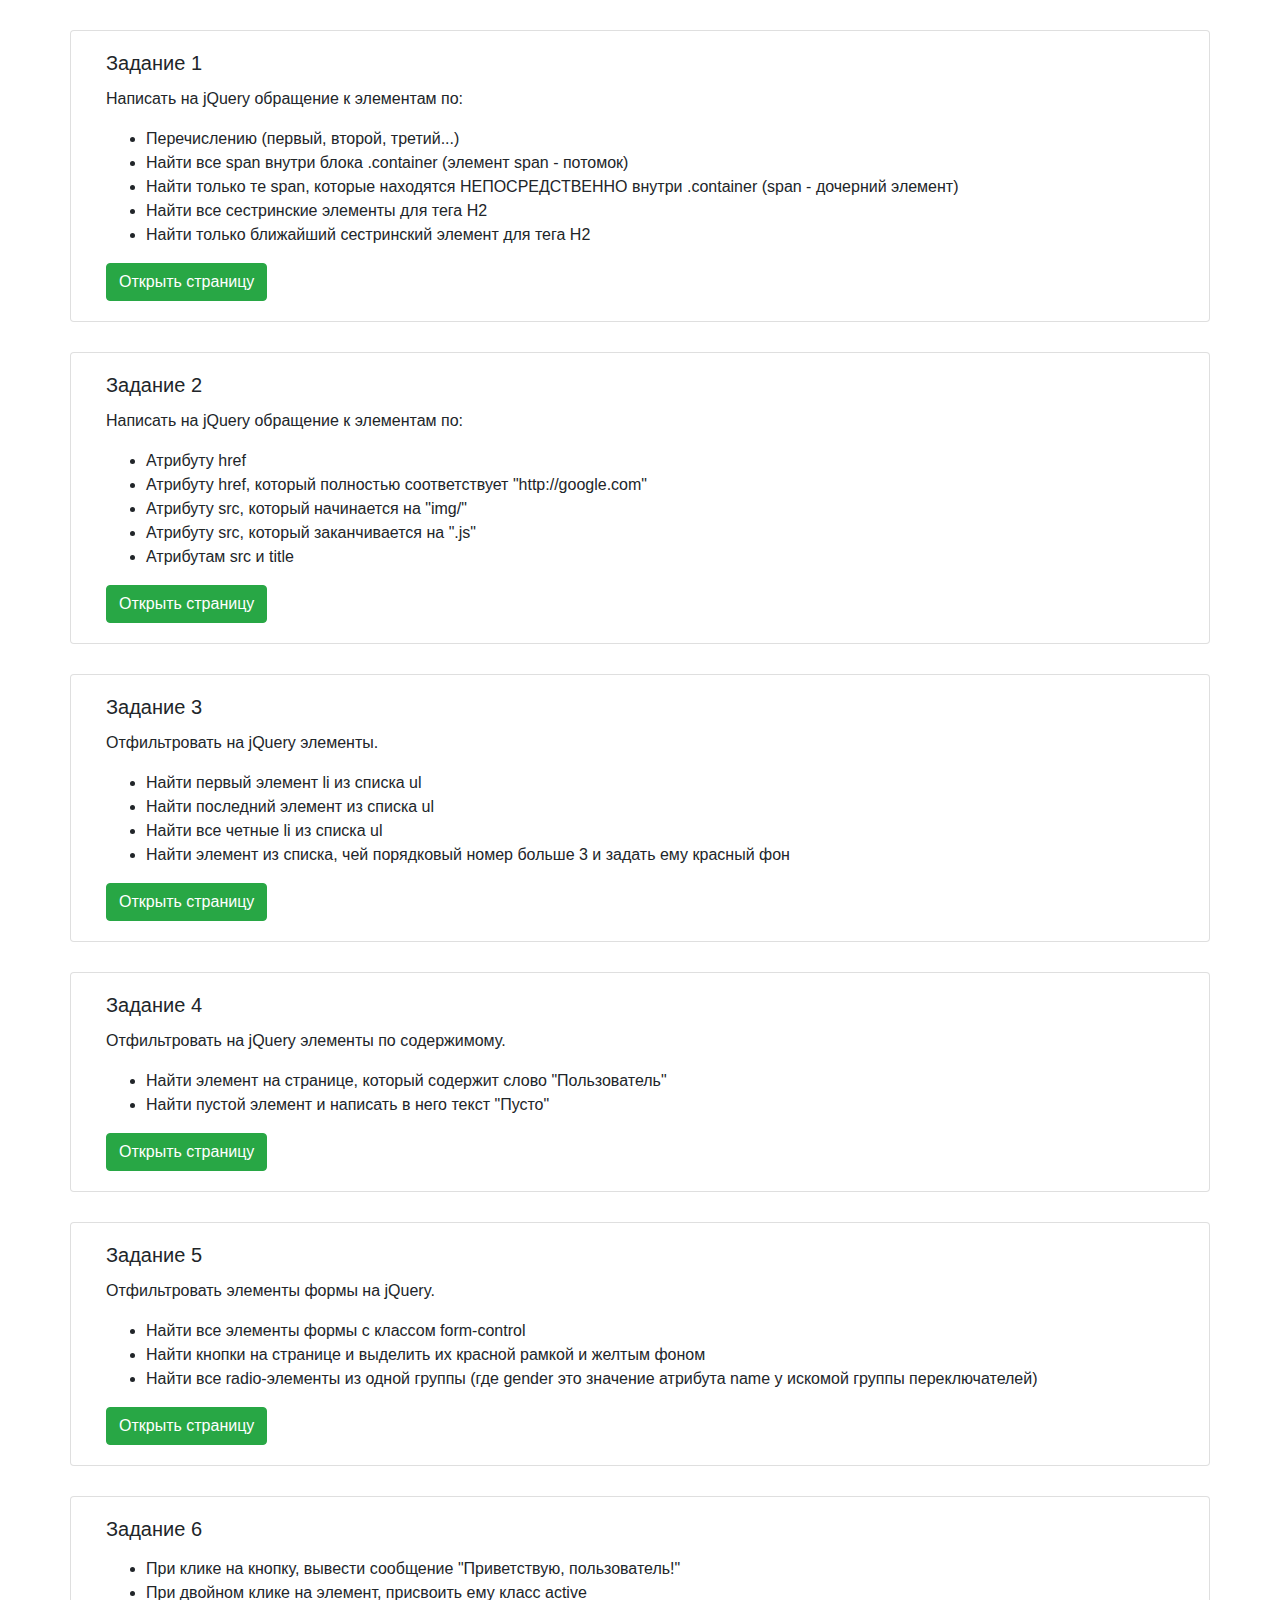
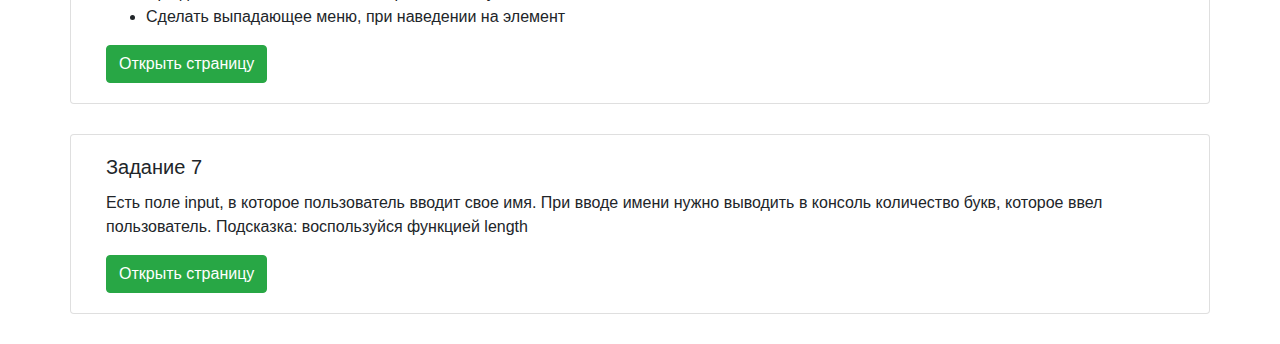
<file: index.html>
<!DOCTYPE html>
<html lang="ru">
<head>
    <meta charset="UTF-8">
    <meta name="viewport" content="width=device-width, initial-scale=1.0">
    <meta http-equiv="X-UA-Compatible" content="ie=edge">

    <link rel="stylesheet" href="css/bootstrap.css">
    <link rel="stylesheet" href="css/style.css">

    <title>Введение в jQuery</title>
</head>
<body>
    
    <div class="container">
        <div class="row">

            <!-- Task 1 -->
            <div class="col-12 card">
                <div class="card-body">
                    <h5 class="card-title">Задание 1</h5>
                    <p class="card-text">
                        Написать на jQuery обращение к элементам по:
                        <ul>
                            <li>Перечислению (первый, второй, третий...)</li> 
                            <li>Найти все span внутри блока .container (элемент span - потомок)</li>
                            <li>Найти только те span, которые находятся НЕПОСРЕДСТВЕННО внутри .container (span - дочерний элемент)</li>
                            <li>Найти все сестринские элементы для тега H2 </li>
                            <li>Найти только ближайший сестринский элемент для тега H2</li>
                        </ul>
                    </p>

                    <a href="pages/task1/index.html" target="_blank"
                        class="btn btn-success">Открыть страницу</a>
                </div>
            </div>

            <!-- Task 2 -->
            <div class="col-12 card">
                <div class="card-body">
                    <h5 class="card-title">Задание 2</h5>
                    <p class="card-text">
                        Написать на jQuery обращение к элементам 
                        по:
                        <ul>
                            <li>Атрибуту href </li>
                            <li>Атрибуту href, который полностью соответствует "http://google.com"</li>
                            <li>Атрибуту src, который начинается на "img/"</li>
                            <li>Атрибуту src, который заканчивается на ".js" </li>
                            <li>Атрибутам src и title  </li>
                        </ul>
                    </p>

                    <a href="pages/task2/index.html" target="_blank"
                        class="btn btn-success">Открыть страницу</a>
                </div>
            </div>

            <!-- Task 3 -->
            <div class="col-12 card">
                <div class="card-body">
                    <h5 class="card-title">Задание 3</h5>
                    <p class="card-text">
                        Отфильтровать на jQuery элементы.
                        <ul>
                            <li>Найти первый элемент li из списка ul</li>
                            <li>Найти последний элемент из списка ul </li>
                            <li>Найти все четные li из списка ul </li>
                            <li>Найти элемент из списка, чей порядковый 
                            номер больше 3 и задать ему красный фон</li>
                        </ul>
                    </p>

                    <a href="pages/task3/index.html" target="_blank"
                        class="btn btn-success">Открыть страницу</a>
                </div>
            </div>

            <!-- Task 4 -->
            <div class="col-12 card">
                <div class="card-body">
                    <h5 class="card-title">Задание 4</h5>
                    <p class="card-text">
                        Отфильтровать на jQuery элементы
                        по содержимому.
                        <ul>
                            <li>Найти элемент на странице, который 
                                содержит слово "Пользователь" </li>
                            <li>Найти пустой элемент и написать 
                                в него текст "Пусто"</li>
                        </ul>
                    </p>

                    <a href="pages/task4/index.html" target="_blank"
                        class="btn btn-success">Открыть страницу</a>
                </div>
            </div>

            <!-- Task 5 -->
            <div class="col-12 card">
                <div class="card-body">
                    <h5 class="card-title">Задание 5</h5>
                    <p class="card-text">
                        Отфильтровать элементы формы на jQuery.
                        <ul>
                            <li>Найти все элементы формы с классом form-control</li>
                            <li>Найти кнопки на странице и выделить их 
                                красной рамкой и желтым фоном</li>
                            <li>Найти все radio-элементы из одной группы 
                                (где gender это значение атрибута name у 
                                искомой группы переключателей)</li>
                        </ul>
                    </p>

                    <a href="pages/task5/index.html" target="_blank"
                        class="btn btn-success">Открыть страницу</a>
                </div>
            </div>

            <!-- Task 6 -->
            <div class="col-12 card">
                <div class="card-body">
                    <h5 class="card-title">Задание 6</h5>
                    <p class="card-text">
                         <ul>
                            <li>При клике на кнопку, вывести сообщение 
                                 "Приветствую, пользователь!" </li>
                            <li>При двойном клике на элемент, присвоить ему класс active</li>
                            <li>Сделать выпадающее меню, при наведении на элемент</li>
                         </ul>
                    </p>

                    <a href="pages/task6/index.html" target="_blank"
                        class="btn btn-success">Открыть страницу</a>
                </div>
            </div>

            <!-- Task 7 -->
            <div class="col-12 card">
                <div class="card-body">
                    <h5 class="card-title">Задание 7</h5>
                    <p class="card-text">
                        Есть поле input, в которое пользователь вводит 
                        свое имя. При вводе имени нужно выводить 
                        в консоль количество букв, которое ввел пользователь.
                        Подсказка: воспользуйся функцией length
                    </p>

                    <a href="pages/task7/index.html" target="_blank"
                        class="btn btn-success">Открыть страницу</a>
                </div>
            </div>

        </div>
    </div>

</body>
</html>
</file>
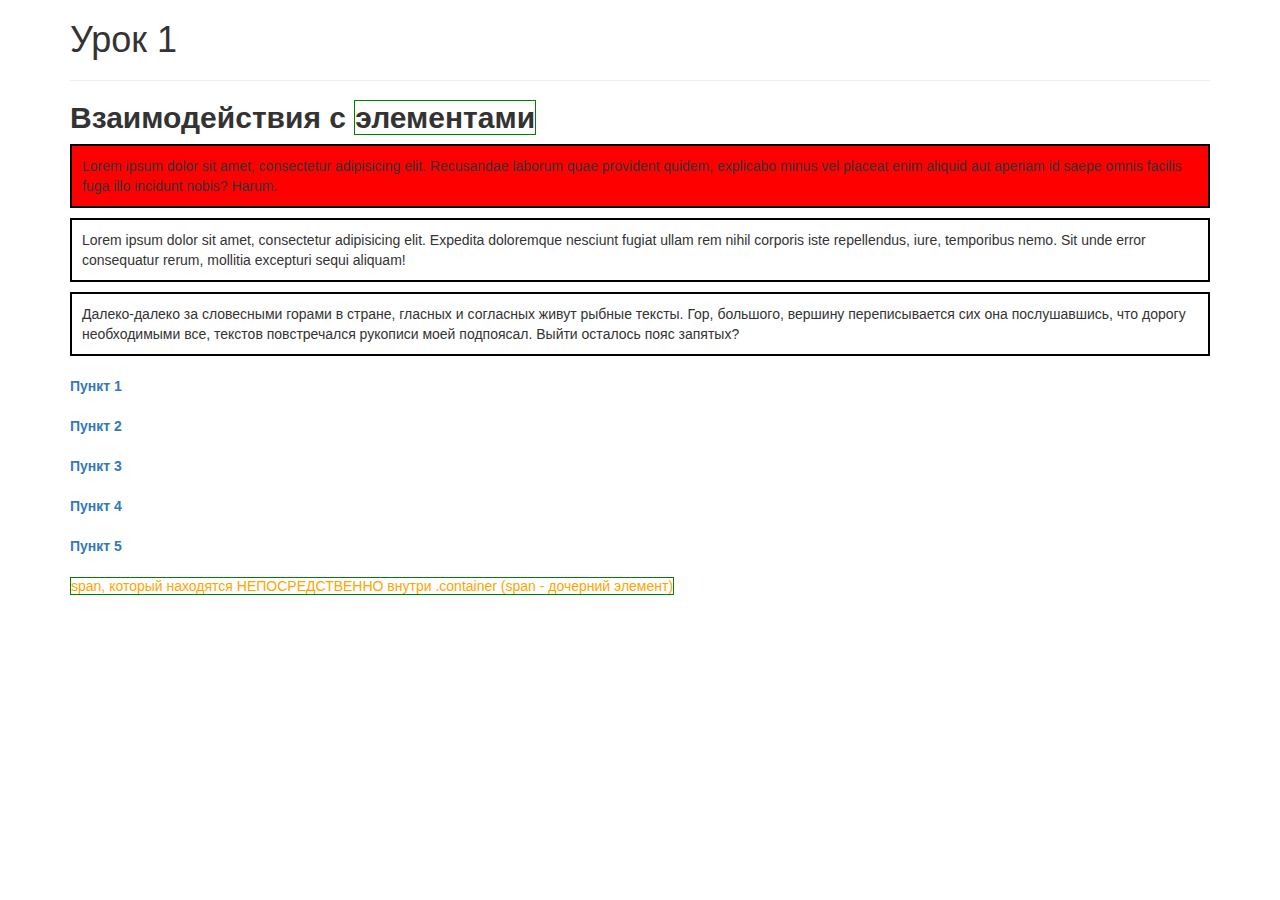
<file: pages/task1/index.html>
<!DOCTYPE html>
<html lang="en">
<head>
	<meta charset="UTF-8">
	<title>Lesson 1</title>
	<link rel="stylesheet" href="css/bootstrap.min.css">
	<link rel="stylesheet" href="css/style.css">
</head>
<body>

	<div class="container">
		<h1>Урок 1</h1>
		<hr>
		<h2>Взаимодействия с <span>элементами</span></h2>
		<p class="text">Lorem ipsum dolor sit amet, consectetur adipisicing elit. Recusandae laborum quae provident quidem, explicabo minus vel placeat enim aliquid aut aperiam id saepe omnis facilis fuga illo incidunt nobis? Harum.</p>
		<p>Lorem ipsum dolor sit amet, consectetur adipisicing elit. Expedita doloremque nesciunt fugiat ullam rem nihil corporis iste repellendus, iure, temporibus nemo. Sit unde error consequatur rerum, mollitia excepturi sequi aliquam!</p>
		<p class="blue-text">Далеко-далеко за словесными горами в стране, гласных и согласных живут рыбные тексты. Гор, большого, вершину переписывается сих она послушавшись, что дорогу необходимыми все, текстов повстречался рукописи моей подпоясал. Выйти осталось пояс запятых?</p>
		<ul>
			<li><a href="#">Пункт 1</a></li>
			<li><a href="#">Пункт 2</a></li>
			<li><a href="#">Пункт 3</a></li>
			<li><a href="#">Пункт 4</a></li>
			<li><a href="#">Пункт 5</a></li>
		</ul>
		<span>span, который находятся НЕПОСРЕДСТВЕННО внутри .container (span - дочерний элемент)</span>
	</div>

	
	<script src="http://code.jquery.com/jquery-2.2.4.min.js"></script>
	<script src="js/main.js"></script> 
	
</body> 
</html>
</file>
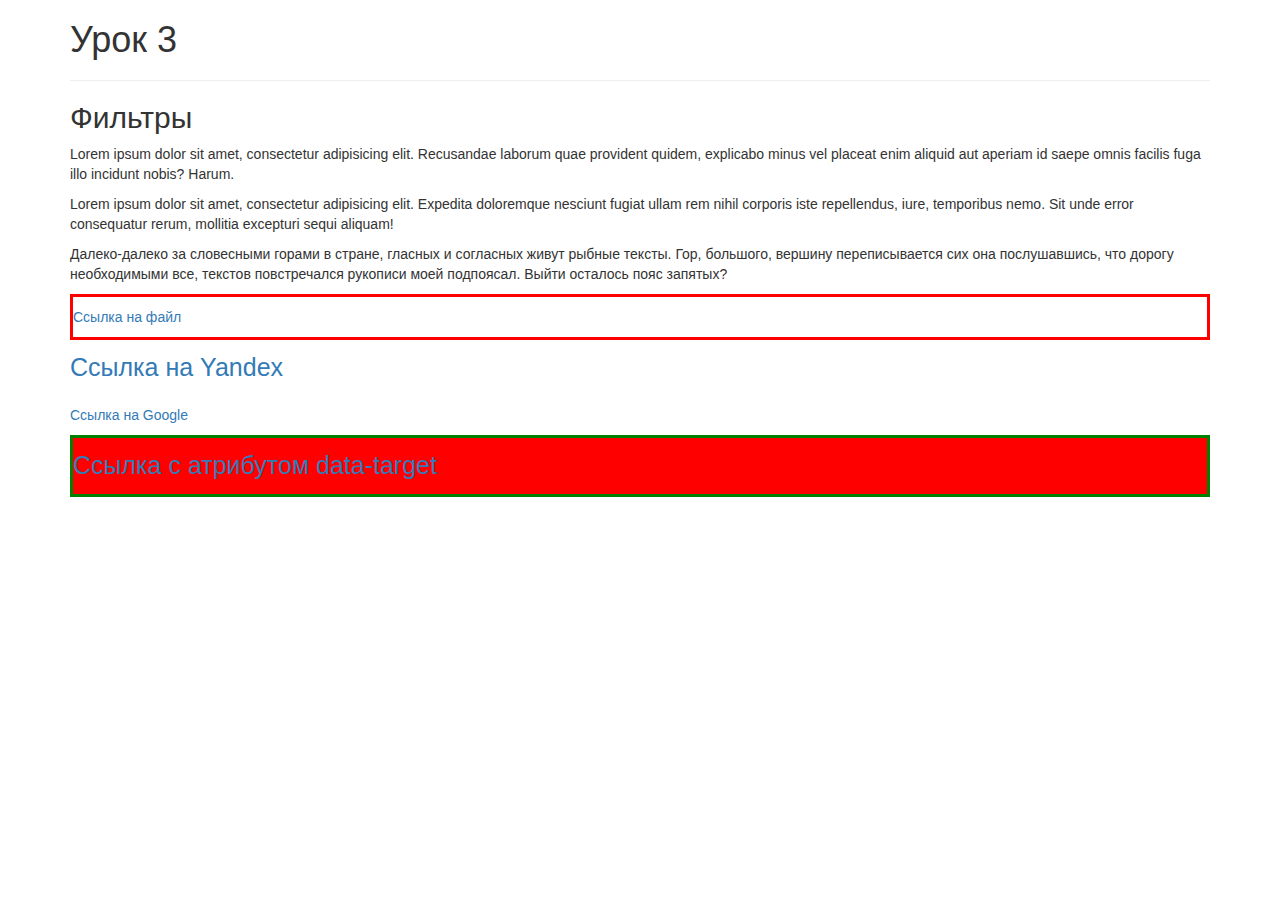
<file: pages/task3/index.html>
<!DOCTYPE html>
<html lang="ru">
<head>
	<meta charset="UTF-8">
	<title>Lesson 3</title>
	<link rel="stylesheet" href="css/bootstrap.min.css">
	<link rel="stylesheet" href="css/style.css">
</head>
<body>

	<div class="container">
		<h1>Урок 3</h1>
		<hr>
		<h2>Фильтры</h2>
		<p class="text">Lorem ipsum dolor sit amet, consectetur adipisicing elit. Recusandae laborum quae provident quidem, explicabo minus vel placeat enim aliquid aut aperiam id saepe omnis facilis fuga illo incidunt nobis? Harum.</p>
		<p>Lorem ipsum dolor sit amet, consectetur adipisicing elit. Expedita doloremque nesciunt fugiat ullam rem nihil corporis iste repellendus, iure, temporibus nemo. Sit unde error consequatur rerum, mollitia excepturi sequi aliquam!</p>
		<p class="blue-text">Далеко-далеко за словесными горами в стране, гласных и согласных живут рыбные тексты. Гор, большого, вершину переписывается сих она послушавшись, что дорогу необходимыми все, текстов повстречался рукописи моей подпоясал. Выйти осталось пояс запятых?</p>
		<ul>
			<li><a download href="text.doc">Ссылка на файл</a></li>
			<li><a href="http://ya.ru">Ссылка на Yandex</a></li>
			<li><a href="https://google.com">Ссылка на Google</a></li>
			<li><a data-target="main" href="#">Ссылка с атрибутом data-target</a></li>
		</ul>
	</div>

	
	<script src="http://code.jquery.com/jquery-2.2.4.min.js"></script>
	<script src="js/main.js"></script> 
	
</body> 
</html>
</file>
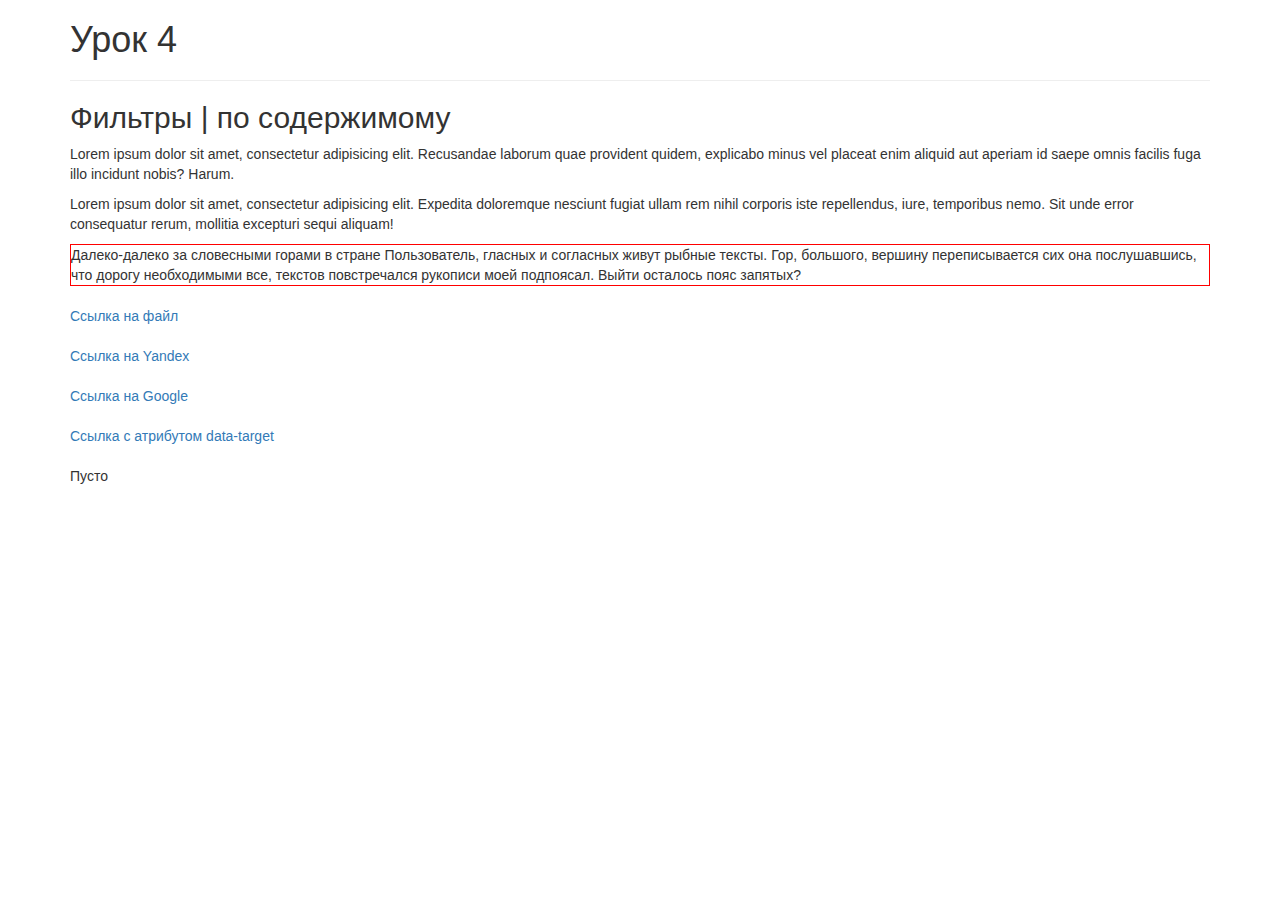
<file: pages/task4/index.html>
<!DOCTYPE html>
<html lang="ru">
<head>
	<meta charset="UTF-8">
	<title>Lesson 4</title>
	<link rel="stylesheet" href="css/bootstrap.min.css">
	<link rel="stylesheet" href="css/style.css">
</head>
<body>

	<div class="container">
		<h1>Урок 4</h1>
		<hr>
		<h2>Фильтры | <span>по содержимому</span></h2>
		<p class="text">Lorem ipsum dolor sit amet, consectetur adipisicing elit. Recusandae laborum quae provident quidem, explicabo minus vel placeat enim aliquid aut aperiam id saepe omnis facilis fuga illo incidunt nobis? Harum.</p>
		<p>Lorem ipsum dolor sit amet, consectetur adipisicing elit. Expedita doloremque nesciunt fugiat ullam rem nihil corporis iste repellendus, iure, temporibus nemo. Sit unde error consequatur rerum, mollitia excepturi sequi aliquam!</p>
		<p class="blue-text">Далеко-далеко за словесными горами в стране <span>Пользователь</span>, гласных и согласных живут рыбные тексты. Гор, большого, вершину переписывается сих она послушавшись, что дорогу необходимыми все, текстов повстречался рукописи моей подпоясал. Выйти осталось пояс запятых?</p>
		<ul>
			<li><a download href="text.doc">Ссылка на файл</a></li>
			<li><a href="http://ya.ru">Ссылка на Yandex</a></li>
			<li><a href="https://google.com">Ссылка на Google</a></li>
			<li><a data-target="main" href="#">Ссылка с атрибутом data-target</a></li>
			<li></li>
		</ul>
	</div>

	<p></p>

	
	<script src="http://code.jquery.com/jquery-2.2.4.min.js"></script>
	<script src="js/main.js"></script> 
	
</body> 
</html>
</file>
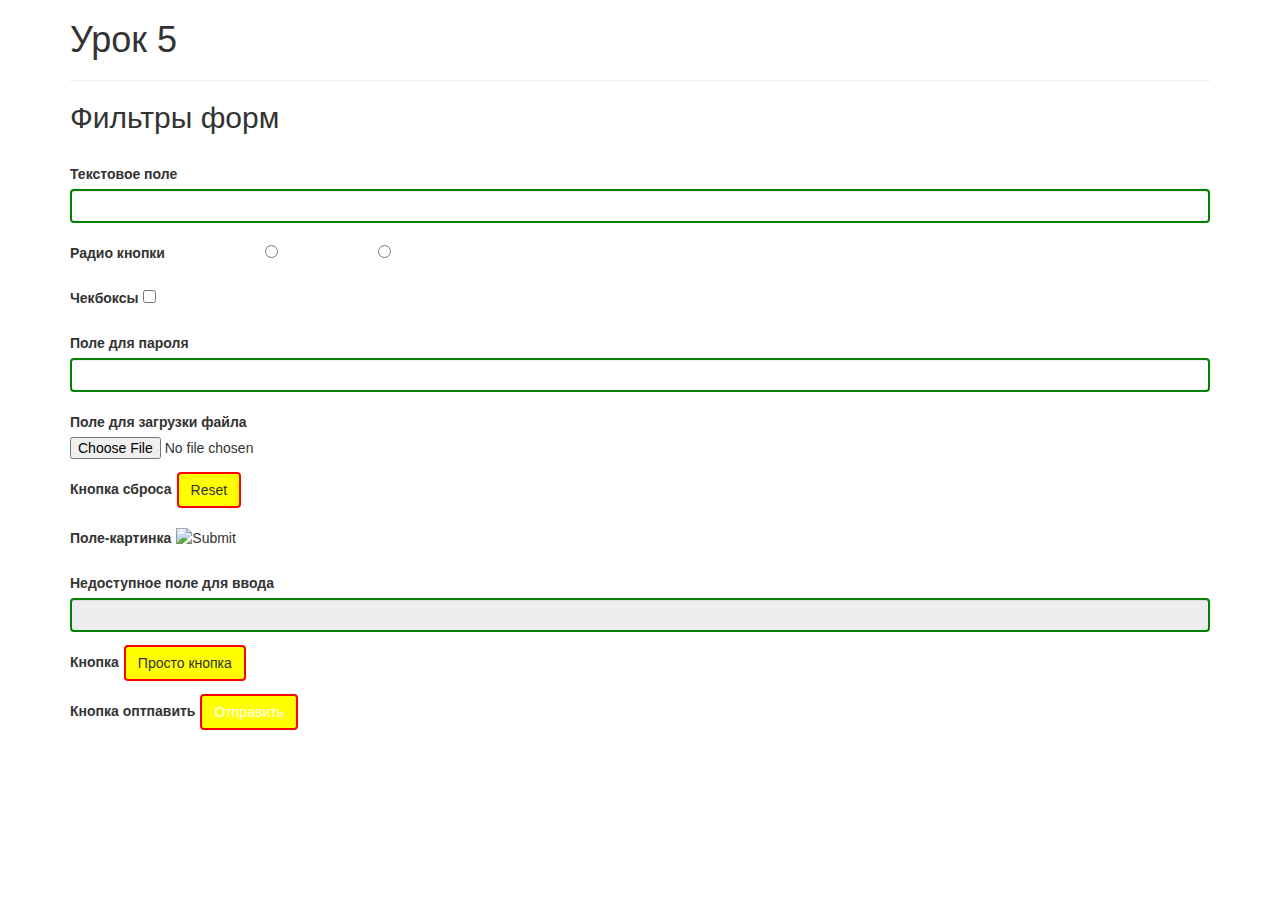
<file: pages/task5/index.html>
<!DOCTYPE html>
<html lang="ru">
<head>
	<meta charset="UTF-8">
	<title>Lesson 5</title>
	<link rel="stylesheet" href="css/bootstrap.min.css">
	<link rel="stylesheet" href="css/style.css">
</head>
<body>

	<div class="container">
		<h1>Урок 5</h1>
		<hr>
		<h2>Фильтры форм</h2>
		<div class="main-form">
			<div class="label-block"><label>Текстовое поле </label><input type="text" class="form-control"></div>
			<div class="label-block"><label>Радио кнопки  </label><input name='gender' type="radio"><input name='gender' type="radio"></div>
			<div class="label-block"><label>Чекбоксы  </label><input type="checkbox"></div>
			<div class="label-block"><label>Поле для пароля</label><input type="password" class="form-control"></div>
			<div class="label-block"><label>Поле для загрузки файла</label><input type="file" ></div>
			<div class="label-block"><label>Кнопка сброса  </label><input type="reset" class="btn"></div>
			<div class="label-block"><label>Поле-картинка</label><input type="image"></div>
			<div class="label-block"><label>Недоступное поле для ввода</label><input disabled type="text" class="form-control"></div>
			<div class="label-block"><label>Кнопка  </label><input type="button" class="btn" value='Просто кнопка'></div>
			<div class="label-block"><label>Кнопка оптпавить  </label><input type="submit" class="btn btn-success" value="Отправить"></div>

		</div>

	
	<script src="http://code.jquery.com/jquery-2.2.4.min.js"></script>
	<script src="js/main.js"></script> 
	
</body> 
</html>
</file>
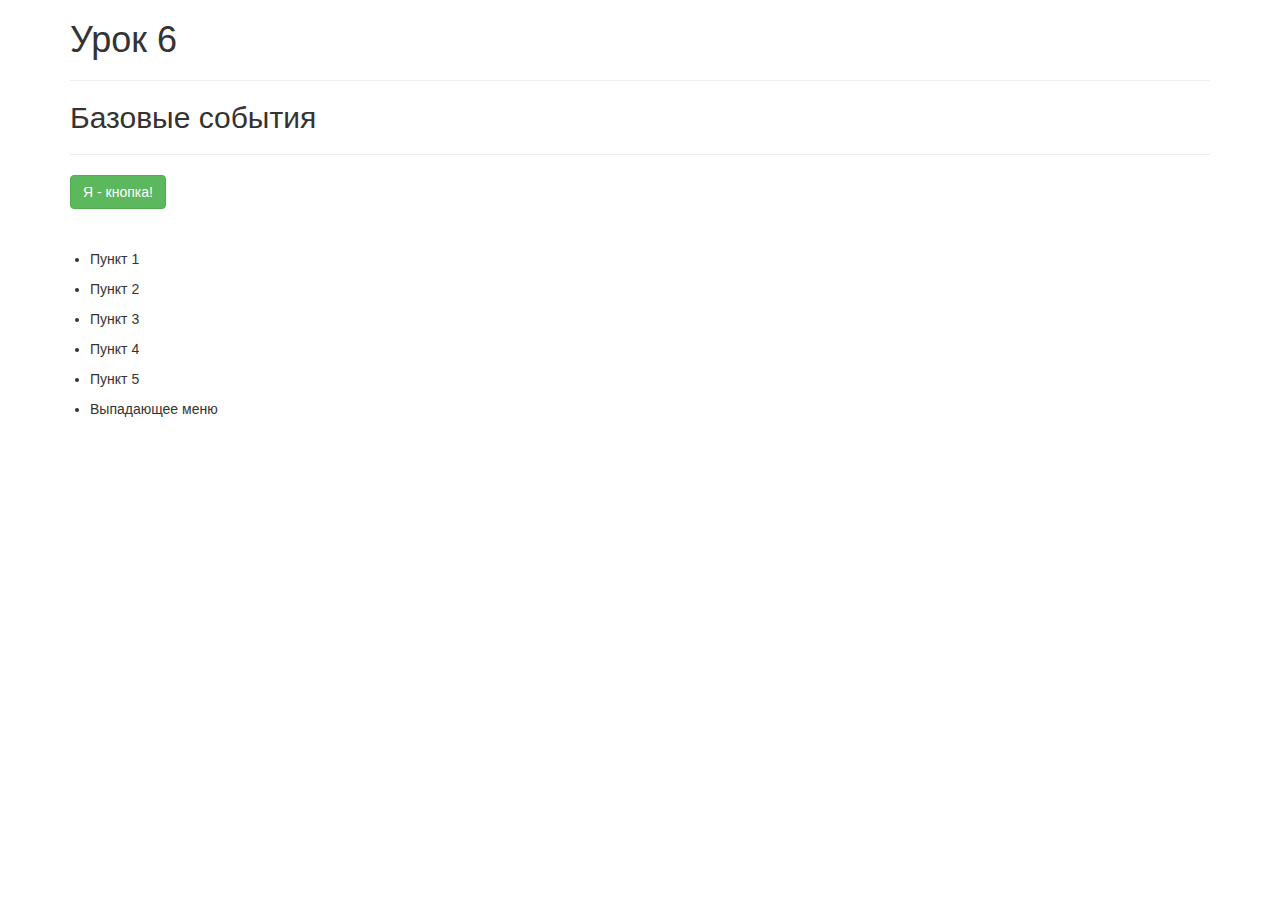
<file: pages/task6/index.html>
<!DOCTYPE html>
<html lang="ru">
<head>
	<meta charset="UTF-8">
	<title>Lesson 6</title>
	<link rel="stylesheet" href="css/bootstrap.min.css">
	<link rel="stylesheet" href="css/style.css">
</head>
<body>

	<div class="container">
		<h1>Урок 6</h1>
		<hr>
		<h2>Базовые события</h2>
		<hr>

		<button class="btn btn-success">Я - кнопка!</button>
		<p class="text-place"></p>

		<ul>
			<li>Пункт 1</li>
			<li>Пункт 2</li>
			<li>Пункт 3</li>
			<li>Пункт 4</li>
			<li>Пункт 5</li>
			<li><span class="menu">Выпадающее меню</span>
				<ul class="subMenu">
					<li>Lorem</li>
					<li>ipsum</li>
					<li>dolor</li>
				</ul>
			</li>
		</ul>
		
	
	
	<script src="http://code.jquery.com/jquery-2.2.4.min.js"></script>
	<script src="js/main.js"></script> 
	
</body> 
</html>
</file>
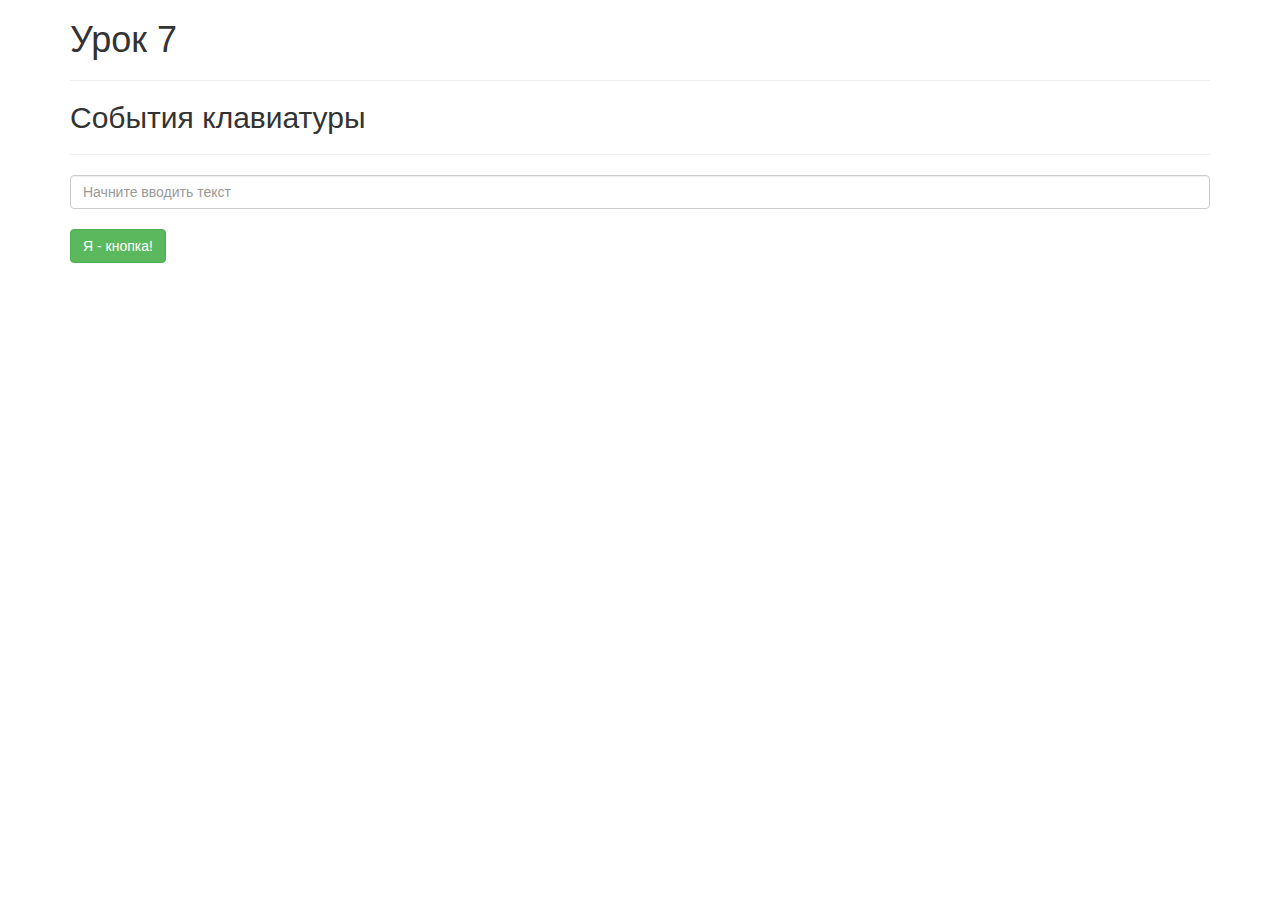
<file: pages/task7/index.html>
<!DOCTYPE html>
<html lang="ru">
<head>
	<meta charset="UTF-8">
	<title>Lesson 7</title>
	<link rel="stylesheet" href="css/bootstrap.min.css">
	<link rel="stylesheet" href="css/style.css">
</head>
<body>

	<div class="container">
		<h1>Урок 7</h1>
		<hr>
		<h2>События клавиатуры</h2>
		<hr>
		
		<p class="text-place"></p>
		<input type="text" placeholder="Начните вводить текст" class="form-control">
		<button class="btn btn-success">Я - кнопка!</button>
	
	
	<script src="http://code.jquery.com/jquery-2.2.4.min.js"></script>
	<script src="js/main.js"></script> 
	
</body> 
</html>
</file>
<file: css/style.css>
body .card{
    margin-top: 30px;
}
body .card:last-child{
    margin-bottom: 30px;
}
</file>
<file: pages/task1/css/style.css>
ul {
	list-style: none;
	padding: 0;
}
ul li {
	padding: 10px 0;
}
</file>
<file: pages/task3/css/style.css>
ul {
	list-style: none;
	padding: 0;
}
ul li {
	padding: 10px 0;
}
</file>
<file: pages/task4/css/style.css>
ul {
	list-style: none;
	padding: 0;
}
ul li {
	padding: 10px 0;
}
</file>
<file: pages/task6/css/style.css>
ul {
	padding: 20px;
}
ul li {
	margin-top: 10px;
}
.blue {
	color: blue;
}

.active{
	border: 1px solid #cccccc;
	background-color: #cccccc;
}
.menu{
	padding-right: 10px;
}
.subMenu{
	display: none;
	background-color: darkgray;
	position: absolute;
	padding: 15px 30px;
	/* margin-left: 10px; */
}
</file>
<file: pages/task7/css/style.css>
button {
	margin-top: 20px;
}
</file>
<file: pages/task5/css/style.css>
label {
	margin-top: 20px;
}
input[type='radio']{display: inline-block; margin-left: 5px;}
input[type='checkbox']{display: inline-block; margin-left: 5px;}
input[type='reset']{display: inline-block; margin-left: 5px;}
input[type='image']{display: inline-block; margin-left: 5px;}
input[type='button']{display: inline-block; margin-left: 5px;}
input[type='submit']{display: inline-block; margin-left: 5px;}
</file>
